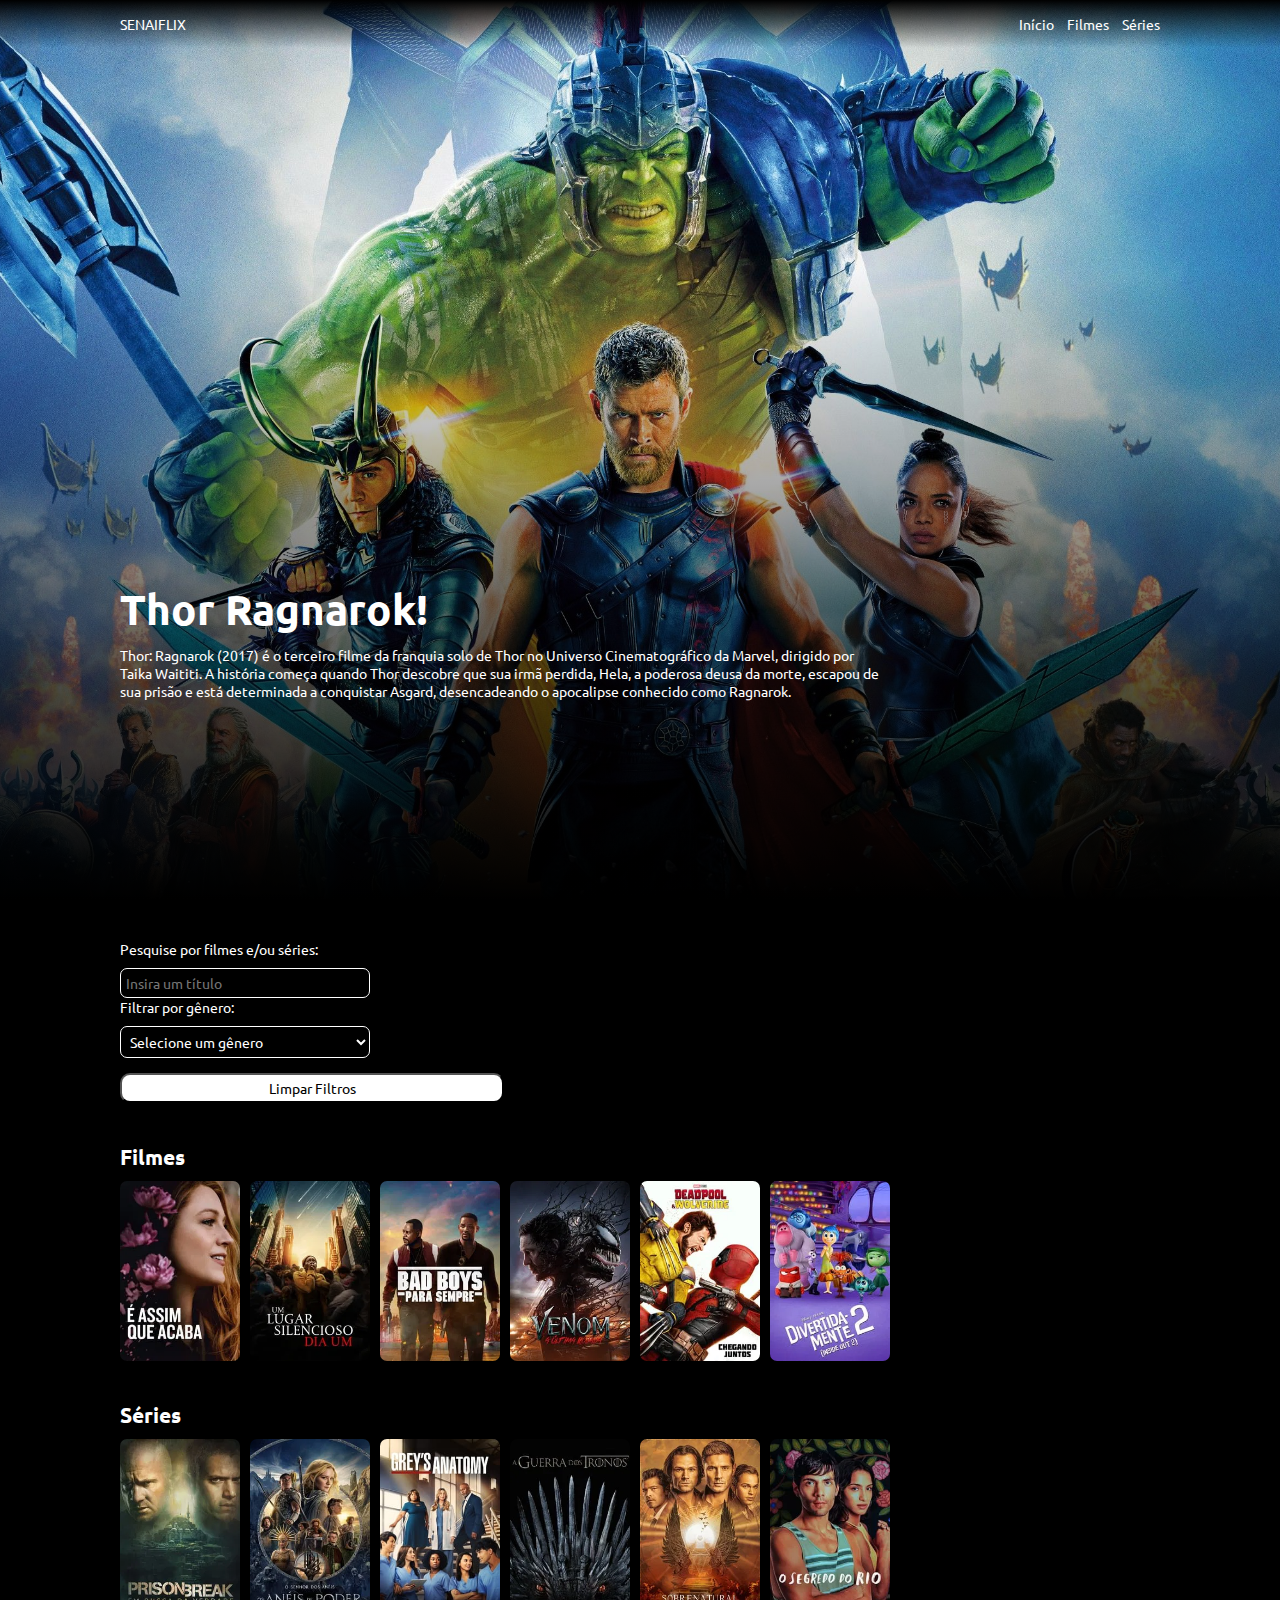
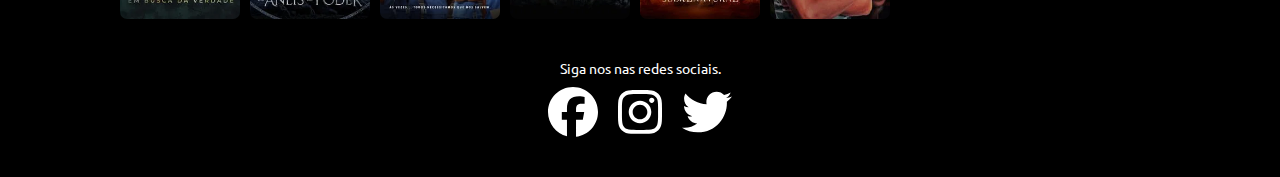
<file: index.html>
<!DOCTYPE html>
<html lang="pt-BR">
<head>
    <meta charset="UTF-8">
    <meta name="viewport" content="width=device-width, initial-scale=1.0">
    <title>SENAIFLIX</title>
</head>
<body>
    
    <script>

        window.location.href = "home/";

    </script>

</body>
</html>
</file>
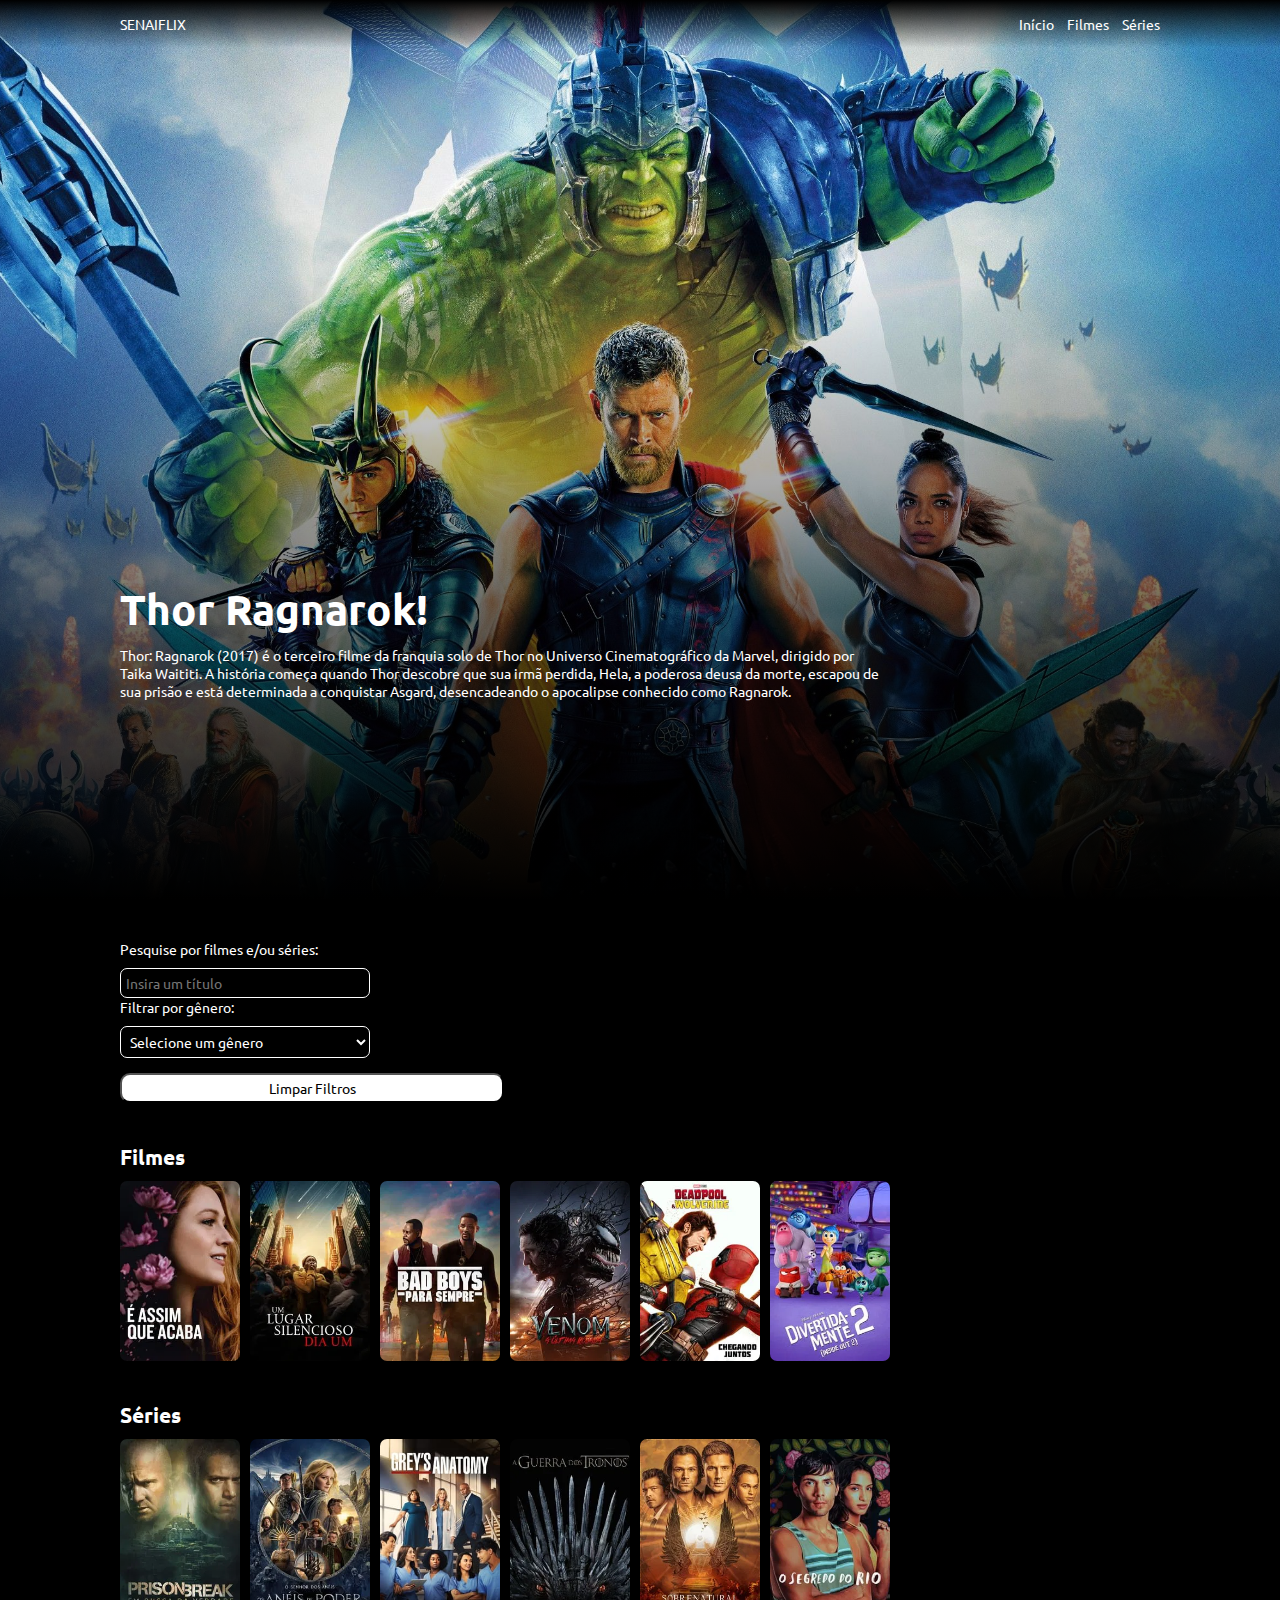
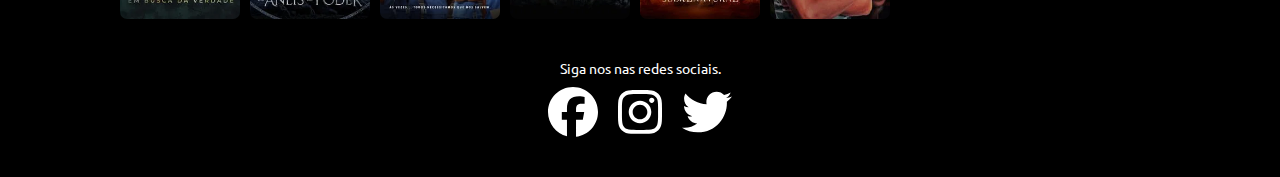
<file: home/index.html>
<!DOCTYPE html>
<html lang="pt-BR">
<head>
    
    <meta charset="UTF-8">
    <meta name="viewport" content="width=device-width, initial-scale=1.0">
    <title>SENAIFLIX - Filmes e Séries</title>
    <link rel="stylesheet" href="../assets/styles/global.css">
    <script src="script.js"></script>

</head>
<body>

    <header class="cabecalho">

        <div>
            
            <a class="logo" href="../home/">SENAIFLIX</a>

        </div>

        <nav>

            <a href="#">Início</a>
            <a href="#titulo-filmes">Filmes</a>
            <a href="#titulo-series">Séries</a>

        </nav>
        
    </header>
    
    <header id="cabecalho-mobile">

        <button class="botao-de-fechar" onclick="fecharCabecalhoMobile()">

            <img src="../assets/imgs/xmark-solid.svg">

        </button>

        <nav>

            <a href="#" onclick="fecharCabecalhoMobile()">Início</a>
            <a href="#titulo-filmes" onclick="fecharCabecalhoMobile()">Filmes</a>
            <a href="#titulo-series" onclick="fecharCabecalhoMobile()">Séries</a>

        </nav>

    </header>

    <button class="menu-de-hamburguer" onclick="abrirCabecalhoMobile()">

        <img src="../assets/imgs/bars-solid.svg" alt="Menu de hamburguer">

    </button>

    <main>

        <section class="banner">

            <div class="textos">

                <h1>Thor Ragnarok!</h1>        
                <p>Thor: Ragnarok (2017) é o terceiro filme da franquia solo de Thor no Universo Cinematográfico da Marvel, dirigido por Taika Waititi. A história começa quando Thor descobre que sua irmã perdida, Hela, a poderosa deusa da morte, escapou de sua prisão e está determinada a conquistar Asgard, desencadeando o apocalipse conhecido como Ragnarok.</p>

            </div>

            <div class="gradiente-de-baixo"></div>

        </section>

        <section class="filmes-series">

            <div class="inputs">

                <label>
                    Pesquise por filmes e/ou séries:
                    <input 
                        onkeyup="aoPesquisarPorTitulo(this.value)" placeholder="Insira um título"
                    ></input>
                </label>
                
                <label>
                    Filtrar por gênero:
                    <select name="genero" onchange="aoFiltrarPorGenero(this.value)">
                        <option selected value="">Selecione um gênero</option>
                        <option value="Drama">Drama</option>
                        <option value="Romance">Romance</option>
                        <option value="Terror">Terror</option>
                        <option value="Ficção científica">Ficção científica</option>
                        <option value="Thriller">Thriller</option>
                        <option value="Ação">Ação</option>
                        <option value="Comédia">Comédia</option>
                        <option value="Animação">Animação</option>
                        <option value="Aventura">Aventura</option>
                        <option value="Crime">Crime</option>
                        <option value="Fantasia">Fantasia</option>
                        <option value="Mistério">Mistério</option>
                        <option value="Sci-Fi & Fantasy">Sci-Fi & Fantasy</option>
                    </select>
                </label>

                <button onclick ="limparFiltros()" class="botaoLimpar">Limpar Filtros</button>

            </div>

            <h2 id="titulo-filmes">Filmes</h2>

            <div id="filmes-card-container" class="card-container">

                <a href="../detalhes-do-filme/" class="card"></a>
                <a href="../detalhes-do-filme/" class="card"></a>                
                <a href="../detalhes-do-filme/" class="card"></a>
                <a href="../detalhes-do-filme/" class="card"></a>
                <a href="../detalhes-do-filme/" class="card"></a>
                <a href="../detalhes-do-filme/" class="card"></a>

            </div>
            
        </section>

        <section class="filmes-series">

            <h2 id="titulo-series">Séries</h2>

            <div id="series-card-container" class="card-container">

                <a href="../detalhes-do-filme/" class="card"></a>
                <a href="../detalhes-do-filme/" class="card"></a>
                <a href="../detalhes-do-filme/" class="card"></a>
                <a href="../detalhes-do-filme/" class="card"></a>
                <a href="../detalhes-do-filme/" class="card"></a>
                <a href="../detalhes-do-filme/" class="card"></a>

            </div>
            
        </section>

    </main>

    <footer>

        <script>

            carregarFilmes();
            carregarSeries();

        </script>

        <p>Siga nos nas redes sociais.</p>

        <div class="icons-container">

            <img src="../assets/imgs/facebook-brands-solid.svg" alt="ícone do facebook.">

            <img src="../assets/imgs/instagram-brands-solid.svg" alt="ícone do instagram.">

            <img src="../assets/imgs/twitter-brands-solid.svg" alt="ícone do twitter.">
        
        </div>

    </footer>

</body>
</html>
</file>
<file: assets/styles/global.css>
@import url('https://fonts.googleapis.com/css2?family=Ubuntu:ital,wght@0,300;0,400;0,500;0,700;1,300;1,400;1,500;1,700&display=swap');
/* Importa a fonte "Ubuntu" do Google Fonts, incluindo várias variações de peso e itálico. */

html{
    scroll-behavior: smooth;
}


* {
    margin: 0px; /* Remove a margem padrão de todos os elementos */
    padding: 0px; /* Remove o preenchimento (padding) padrão de todos os elementos */
    box-sizing: border-box; /* Ajusta o box model para incluir padding e bordas no cálculo de largura e altura */
    font-size: 14px; /* Define o tamanho da fonte como 14px */
    font-family: "Ubuntu"; /* Define a fonte "Ubuntu" como a fonte principal */
    outline: none;
}

.menu-de-hamburguer {
    display: none;
}

/* @media screen and (max-width: 600px) {
    * {
      font-size: 8px !important; /* Ajusta o tamanho da fonte para 8px em telas pequenas (máximo de 600px)
    }
} */

body {
    background-color: black;
}

.cabecalho {
    position: absolute; /* Posiciona o .cabecalho de forma absoluta, sobrepondo outros elementos */
    width: 100%; /* Define a largura do .cabecalho como 100% da tela */
    background: rgb(0,0,0); /* Define a cor de fundo como preta */
    background: -moz-linear-gradient(180deg, rgba(0,0,0,1) 0%, rgba(255,255,255,0) 100%); /* Gradiente linear para navegadores antigos (Mozilla) */
    background: -webkit-linear-gradient(180deg, rgba(0,0,0,1) 0%, rgba(255,255,255,0) 100%); /* Gradiente linear para navegadores antigos (Webkit) */
    background: linear-gradient(180deg, rgba(0,0,0,1) 0%, rgba(255,255,255,0) 100%); /* Gradiente linear padrão (do preto para transparente) */
    filter: progid:DXImageTransform.Microsoft.gradient(startColorstr="#000000",endColorstr="#ffffff",GradientType=1); /* Gradiente para navegadores antigos (IE) */
    padding: 15px; /* Adiciona 15px de padding (espaçamento interno) */
    padding-left: 120px; 
    padding-right: 120px; 
    display: flex; /* Define o layout como flexbox */
    justify-content: space-between; /* Distribui o conteúdo de forma que haja espaço entre os itens no .cabecalho */
    z-index: 1;
}

.cabecalho .logo {
    color: white; /* Define a cor do texto dentro de <span> no .cabecalho como branca */
    text-decoration: none;
}

.cabecalho nav a {
    color: white; /* Define a cor dos links dentro do <nav> no .cabecalho como branca */
    text-decoration: none; /* Remove o sublinhado dos links */
    margin-left: 10px; /* Adiciona uma margem de 10px à esquerda de cada link */
}

#cabecalho-mobile {
    display: none;
}

.banner {
    background-image: url("../imgs/bg.jpg"); /* Define a imagem de fundo do banner */
    background-size: cover; /* Faz com que a imagem cubra toda a área disponível */
    background-position: center; /* Centraliza a imagem de fundo */
    width: 100%; /* Define a largura do banner como 100% da largura da janela de visualização */
    height: 100vh; /* Define a altura do banner como 100% da altura da janela de visualização */
    display: flex; /* Usa flexbox para o layout */
    align-items: flex-end; /* Alinha os itens dentro do banner na parte inferior */
    padding-left: 120px; /* Adiciona 120px de padding à esquerda */
    padding-right: 120px; /* Adiciona 120px de padding à esquerda */
    padding-bottom: 200px; /* Adiciona 200px de padding na parte inferior */
    position: relative;
}

.banner h1 {
    color: white; /* Define a cor do texto do <h1> dentro do banner como branca */
    font-size: 3em; /* Define o tamanho da fonte como 3 vezes o tamanho padrão */
    margin-bottom: 10px;
}

.banner p {
    color: white; /* Define a cor do texto do <p> dentro do banner como branca */
    width: 60vw; /* Define a largura do parágrafo como 60% da largura da janela de visualização */
}

.banner .textos {

    z-index: 1;

}

.gradiente-de-baixo {

    height: 70vh;
    width: 100%;

    background-color: black;

    position: absolute;
    left: 0px;
    bottom: 0px;

    background: rgb(0,0,0);
    background: -moz-linear-gradient(0deg, rgba(0,0,0,1) 0%, rgba(0,0,0,0) 100%);
    background: -webkit-linear-gradient(0deg, rgba(0,0,0,1) 0%, rgba(0,0,0,0) 100%);
    background: linear-gradient(0deg, rgba(0,0,0,1) 0%, rgba(0,0,0,0) 100%);
    filter: progid:DXImageTransform.Microsoft.gradient(startColorstr="#000000",endColorstr="#000000",GradientType=1); 

}

.filmes-series {

    width: 100%;
    height: auto;
    background-color: black;
    min-height: 200px; /* Altura mínima */

    padding-top: 40px;
    padding-left: 120px;
    padding-right: 120px;

}

.filmes-series .inputs {

    display: wrap;
    flex-direction: column;
    margin-bottom: 40px;

}

.filmes-series .inputs label {

    color: white;
    display: flex;
    flex-direction: column;
    align-items: flex-start;
    margin-right: 10px;

}

.filmes-series .inputs label input, 
.filmes-series .inputs label select {

    width: 250px;

    margin-top: 10px;
    background-color: black;
    border-radius: 7px;
    border: 1px solid white;
    padding: 5px;
    color: white;

}

.filmes-series h2 {

    color: white;
    font-size: 1.5em;

}

.filmes-series .card-container {

    width: 100%;
    height: auto;
    margin-top: 10px;

    display: flex;

}

.filmes-series .card {

    height: 180px;
    width: 120px;
    
    background-image: url("../imgs/spider-man_sem_volta_para_casa.jpg");
    background-size: cover;
    background-position: center;

    margin-right: 10px;

    border-radius: 7px;

    animation-name: mostrarcartao;
    animation-duration: .5s;

}

@keyframes mostrarcartao {

 
    
    0%{
        transform: translateY(25px);
        opacity:0;
    }

    100% {
        transform: translateY(0px);
        opacity: 1;
    }
    
}

footer {
    padding-top: 40px;
    padding-bottom: 40px;
    width: 100%;
    height: auto;
    background-color: black;
    display: flex;
    flex-direction: column;
    align-items: center;
}

footer p {
    color: white;
    margin-bottom: 10px;
}

footer .icons-container {
    display: flex;
}

footer .icons-container img {
    height: 50px;
    margin-right: 10px;
    margin-left: 10px;
}

/* TELA DE DETALHES - INÍCIO */
.detalhes_filme_container {

    padding-top: 100px;
    background-color: black;
    padding-left: 120px;
    padding-right: 120px;

}

/* SESSÃO VIDEO */
#video_trailer {
    width: 100%;
    height: 100vh;
    background-color: black;
}

/* SESSÃO MAIN */
main {
    min-height: 100vh;
}

/* SESSÃO INFORMAÇÕES */
.section_informacoes {
    width: 100%;
    display: flex;
    align-items: flex-start;
    gap: 100px;
    color: white;
}

.section_informacoes>img {
    height: 504px;
    border-radius: 7px;
    transition: 1s ease-in-out;
}

.section_informacoes>img:hover {
    scale: 1.05;
}

.section_informacoes>div {
    flex: 1;
    width: 100%;
    height: 100%;
    display: flex;
    flex-direction: column;
    gap: 25px;
}

.section_informacoes>div>h2 {
    font-size: 36px;
    font-weight: bold;
}

/* GÊNERO */
.section_informacoes>div>div {
    display: flex;
    align-items: center;
    gap: 14px;
    font-size: 16px;
    font-weight: 400;
}

.section_informacoes>div>p {
    font-size: 24px;
    font-weight: 400;
}

.section_informacoes .classificacao {

    height: 50px;

}

/* EXEMPLOS usando o nth-child */

/* DURAÇÃO DO FILME/SÉRIE */
.V>div>p:nth-child(3)>span {
    font-weight: 500;
}

/* AVALIAÇÃO */
.section_informacoes>div>div:nth-child(5)>div {
    font-size: 16px;
    display: flex;
    align-items: center;
    gap: 4px;
}

/* SESSÃO ELENCO */
.section_elenco {
    width: 100%;
    display: flex;
    flex-direction: column;
    gap: 38px;
    color: white;
    margin-top: 100px;
}

.section_elenco>h3 {
    font-size: 24px;
    font-weight: 500;
}

.section_elenco>div {
    display: flex;
    align-items: flex-start;
    justify-content: space-between;
    flex-wrap: wrap;
    gap: 38px;
}

.card_elenco {
    display: flex;
    flex-direction: column;
    align-items: center;
    gap: 4px;
}

.card_elenco>img {
    height: 200px;
    border-radius: 7px;
}

.card_elenco>span {
    font-size: 24px;
    font-weight: 400;
    width: 118px;
    text-align: center;
}

.botaoLimpar{
    width: 30vw;
    height: 30px;
    background-color: rgb(255, 255, 255);
    border-radius:10px ;
    margin-top: 15px;
  
   

           
    
    
}

/* Media Query */
@media (max-width: 768px) {
    /* Quando a tela tiver 768px ou menor, estas regras CSS serão ativadas */
    .banner {
        padding-left: 15px;
        padding-right: 15px;
        padding-bottom: 35px;
    }
    .banner p {
        font-size: 20px;
        width: 100%;
        text-align: justify;
    }
    .gradiente-de-baixo {
        height: 90vh;
    }
    .filmes-series {
        padding-left: 15px;
        padding-right: 15px;
    }

    /* Forma 1 */
    /* .filmes-series .inputs {
        flex-direction: column;
    } */

    /* Forma 2 */
    .filmes-series .inputs {
        flex-wrap: wrap;
        flex-direction: column;
    }

    .filmes-series .inputs label {

        margin-bottom: 10px;
    

    }

    .filmes-series .card-container {

        flex-wrap: wrap;
        justify-content: space-between;

    }

    .filmes-series .card-container .card {

        flex-basis: calc(50% - 5px); /* Define o tamanho mínimo do card, width também funcionaria */
        /* Utilizei calc(50% - 5px) para descontar o margin-right: 10px que o .card tem, e como temos 2 cards por linha, dando removendo 5px de cada faz com que o elemento caiba perfeitamente */

        height: 230px;
        margin-bottom: 10px;

    }

    .filmes-series .card-container .card:nth-child(even) {

        margin-right: 0px !important;

    }

    /* CABECALHO - MOBILE */
    .cabecalho {
        display: none;
    }

    #cabecalho-mobile {

        position: fixed;

        height: 100vh;
        width: 100%;
        background-color: black;

        z-index: 2;

    }

    #cabecalho-mobile nav {

        display: flex;
        flex-direction: column;
        padding-top: 20vh;
        padding-left: 15px;

    }

    #cabecalho-mobile nav a {

        color: white;
        font-size: 4em;
        margin-bottom: 40px;

    }

    .botao-de-fechar {

        width: 50px;
        height: 50px;

        background-color: transparent;
        border: none;

        position: absolute; /* Deixa o elemento flutuando na tela */
        top: 10px;
        right: 10px;

    }

    .botao-de-fechar img {

        width: 50px;
        height: 50px;

    }

    .menu-de-hamburguer {
        display: flex;

        width: 50px;
        height: 50px;

        background-color: transparent;
        border: none;

        position: absolute; /* Deixa o elemento flutuando na tela */
        top: 10px;
        right: 10px;
        
        z-index: 1;

    }

    .botaoLimpar{
        width: 30vw;
        height: 30px;
        background-color: rgb(255, 255, 255);
        border-radius:10px ;
               
        
        

    }

}
</file>
